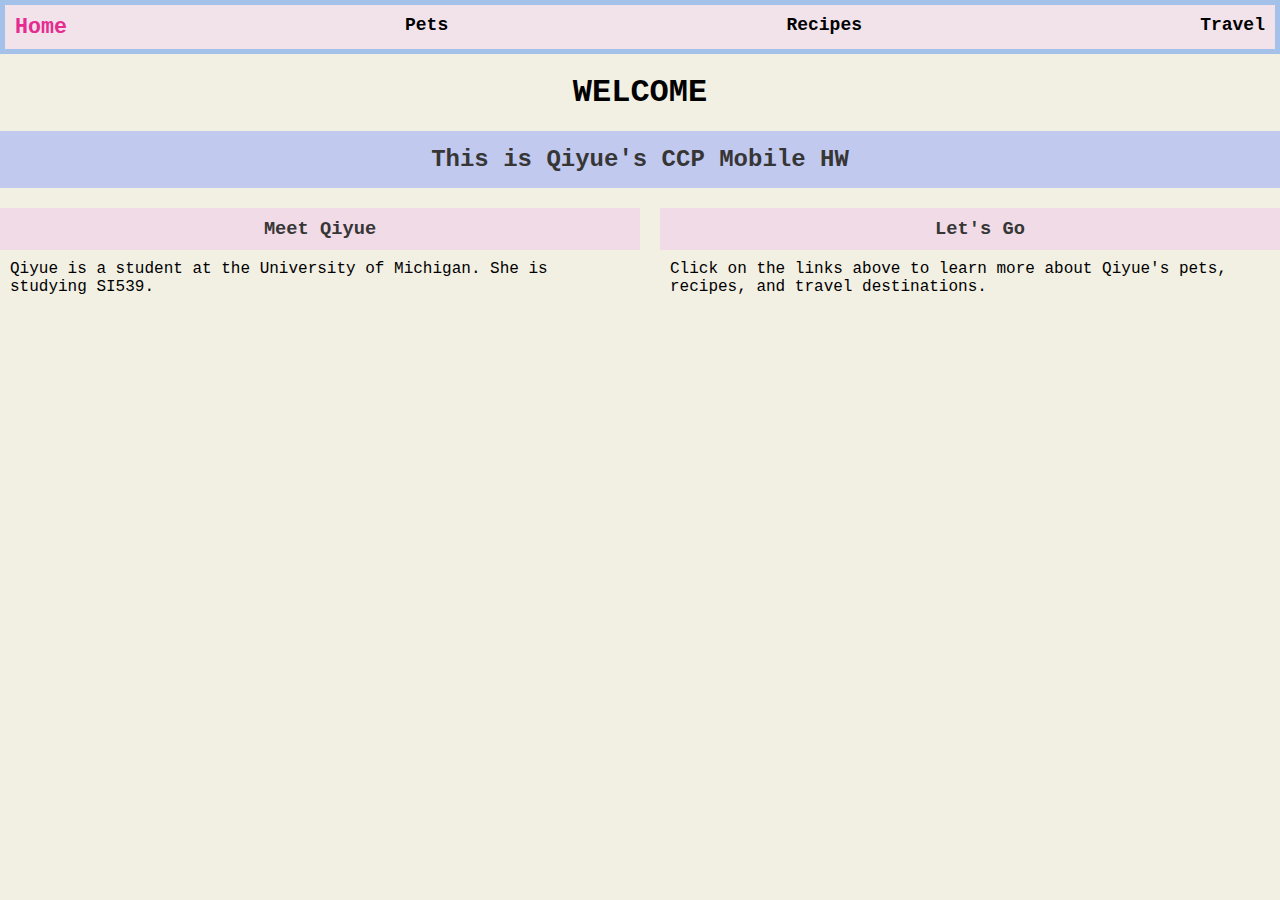
<file: index.html>
<!DOCTYPE html>
<html lang="en">
<head>
    <meta charset="UTF-8">
    <meta name="viewport" content="width=device-width, initial-scale=1.0">
    <title>Home</title>
    <link rel="stylesheet" href="css/reset.css">
    <link rel="stylesheet" href="css/styles.css">
</head>

<body>
    <a href = "#main" id="skip-link">Skip to Main Content</a>
    <header>
        <nav>
            <ul>
                <li class="current"><a href = "index.html">Home</a></li>
                <li><a href = "pets.html">Pets</a></li>
                <li><a href = "recipes.html">Recipes</a></li>
                <li><a href = "travel.html">Travel</a></li>
            </ul>
        </nav>
        <h1>WELCOME</h1>
    </header>
    <main id="main">
        <h2>This is Qiyue's CCP Mobile HW</h2>
        <div class="welcome">
        <div>
            <h3>Meet Qiyue</h3>
            <p>Qiyue is a student at the University of Michigan. She is studying SI539.</p>
        </div>
    <div>
    <h3>Let's Go</h3>
    <p>Click on the links above to learn more about Qiyue's pets, recipes, and travel destinations.</p>
    </div>        
    </div>
    </main>
</body>
</html>
</file>
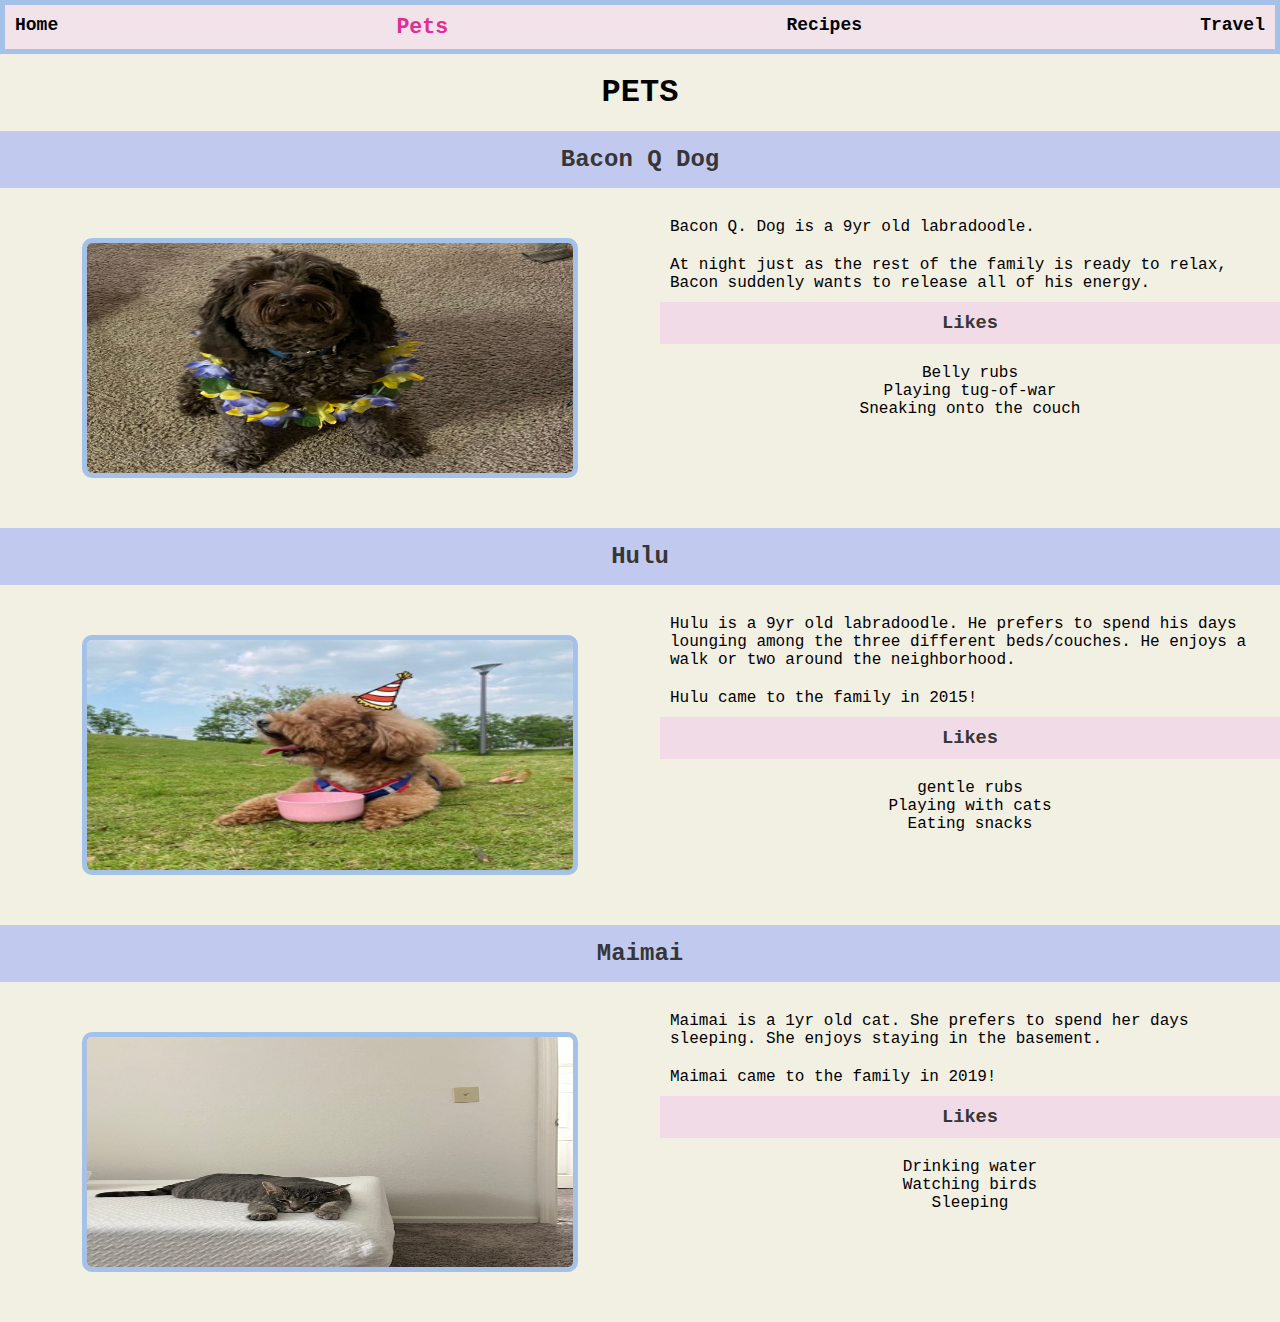
<file: pets.html>
<!DOCTYPE html>
<html lang="en">
  <head>
    <meta charset="UTF-8">
    <meta name="viewport" content="width=device-width, initial-scale=1.0">
    <title>Pets</title>
    <link rel="stylesheet" href="css/reset.css">
    <link rel="stylesheet" href="css/styles.css">
  </head>
  <body>
    <a href="#main" id="skip-link">Skip to Main Content</a>
    <nav>
      <ul>
        <li><a href="index.html">Home</a></li>
        <li class="current"><a href="pets.html">Pets</a></li>
        <li><a href="recipes.html">Recipes</a></li>
        <li><a href="travel.html">Travel</a></li>
      </ul>
    </nav>
    <main id="main">
      <h1>PETS</h1>
      <h2>Bacon Q Dog</h2>
      <div class="content">
          <div class="img-container">
          <img
            src="images/bacon.jpg"
            alt="Brown labradoodle wearing colorful lei"
        >
        </div>
        <div>
          <p>
            Bacon Q. Dog is a 9yr old labradoodle. 
          </p>
          <p>
            At night just as the rest of the family is ready to relax, Bacon
            suddenly wants to release all of his energy.
          </p>
    
          <h3>Likes</h3>
          <ul class="list">
            <li>Belly rubs</li>
            <li>Playing tug-of-war</li>
            <li>Sneaking onto the couch</li>
          </ul>
        </div>
    </div>

          <h2>Hulu</h2>
          <div class="content">
            <div class="img-container">
          <img
            src="images/hulu.jpg"
            alt="Brown dog with brown eyes">
          </div>
          <div>
          <p>
            Hulu is a 9yr old labradoodle. He prefers to spend his days lounging
            among the three different beds/couches. He enjoys a walk or two
            around the neighborhood.
          </p>
          <p>Hulu came to the family in 2015!</p>
          <h3>Likes</h3>
          <ul class="list">
            <li>gentle rubs</li>
            <li>Playing with cats</li>
            <li>Eating snacks</li>
          </ul>
        </div>
    </div>

          <h2>Maimai</h2>
          <div class="content">
            <div class="img-container">
          <img
            src="images/maimai.jpg"
            alt="Grey cat with blue eyes"
          >
          </div>
          <div>
          <p>
            Maimai is a 1yr old cat. She prefers to spend her days sleeping. She
            enjoys staying in the basement.
          </p>
          <p>Maimai came to the family in 2019!</p>
          <h3>Likes</h3>
          <ul class="list">
            <li>Drinking water</li>
            <li>Watching birds</li>
            <li>Sleeping</li>
          </ul>
        </div>
    </div>
    </main>
  </body>
</html>
</file>
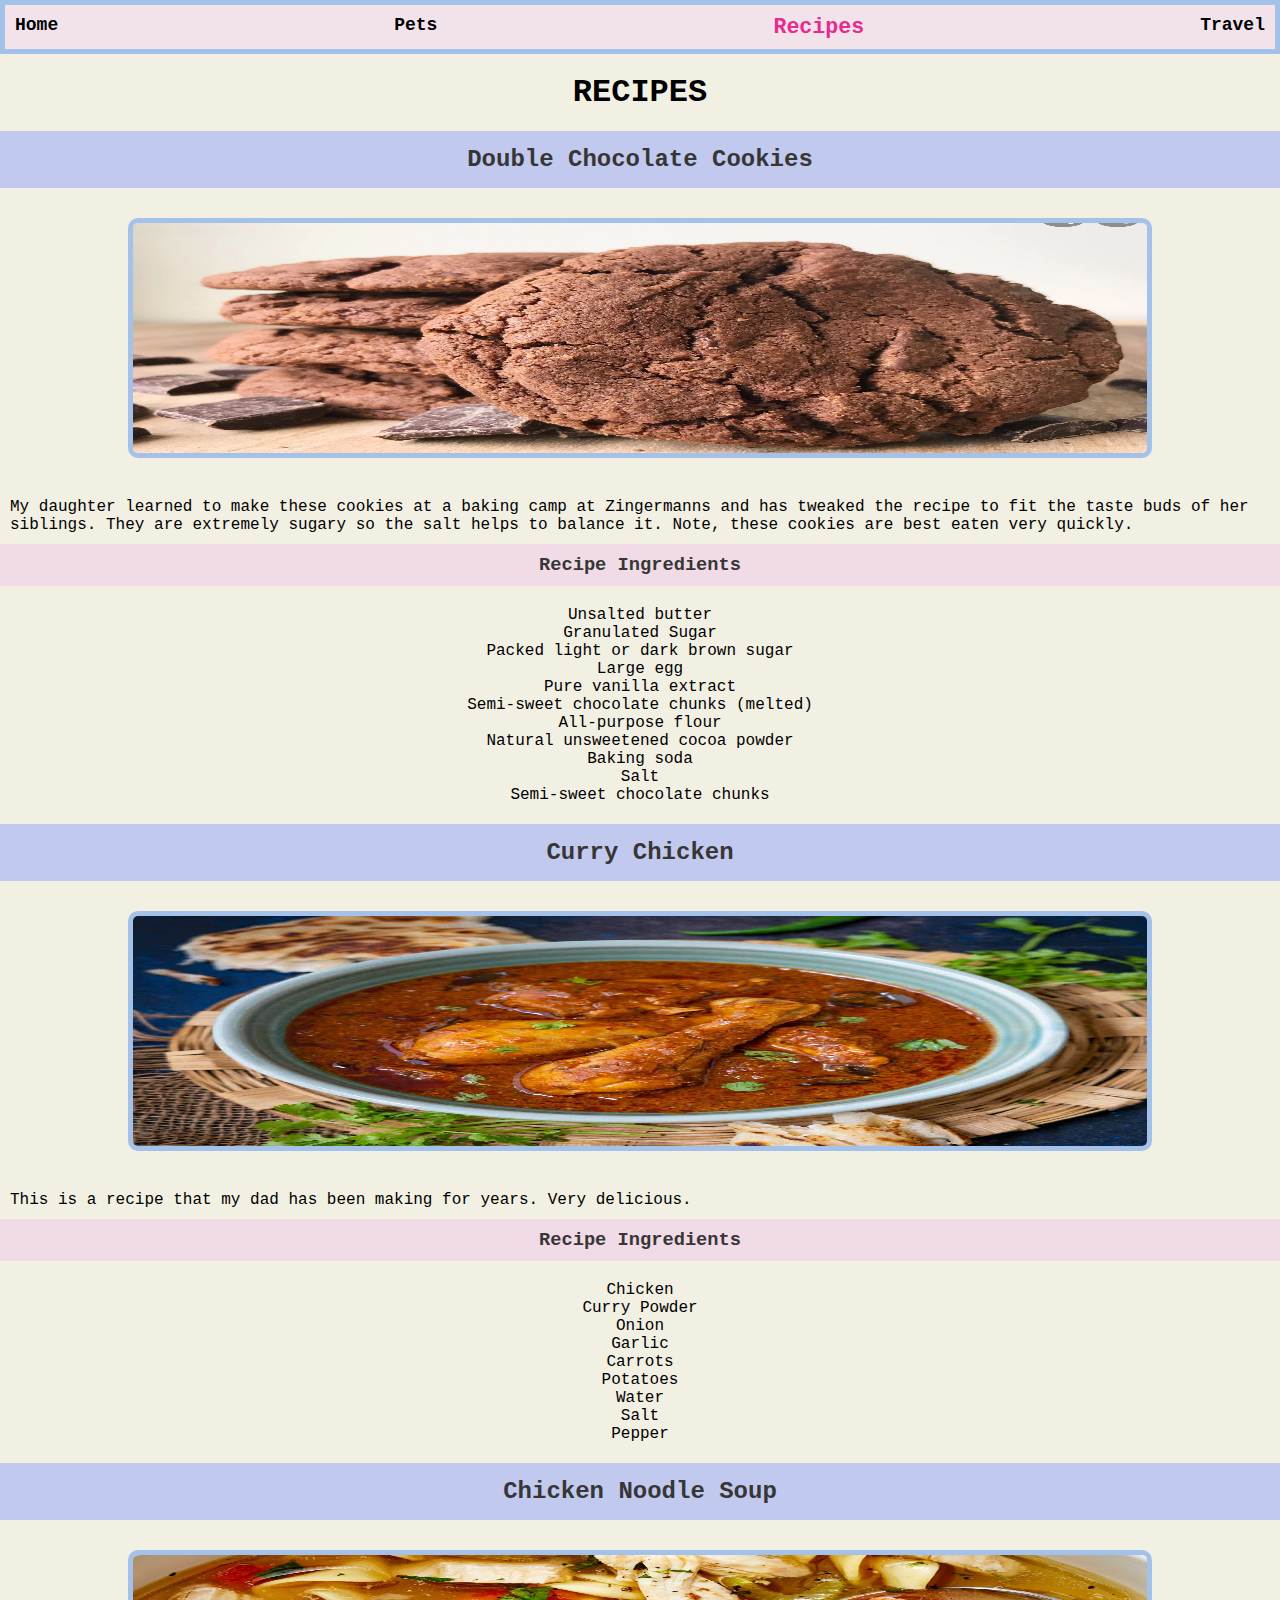
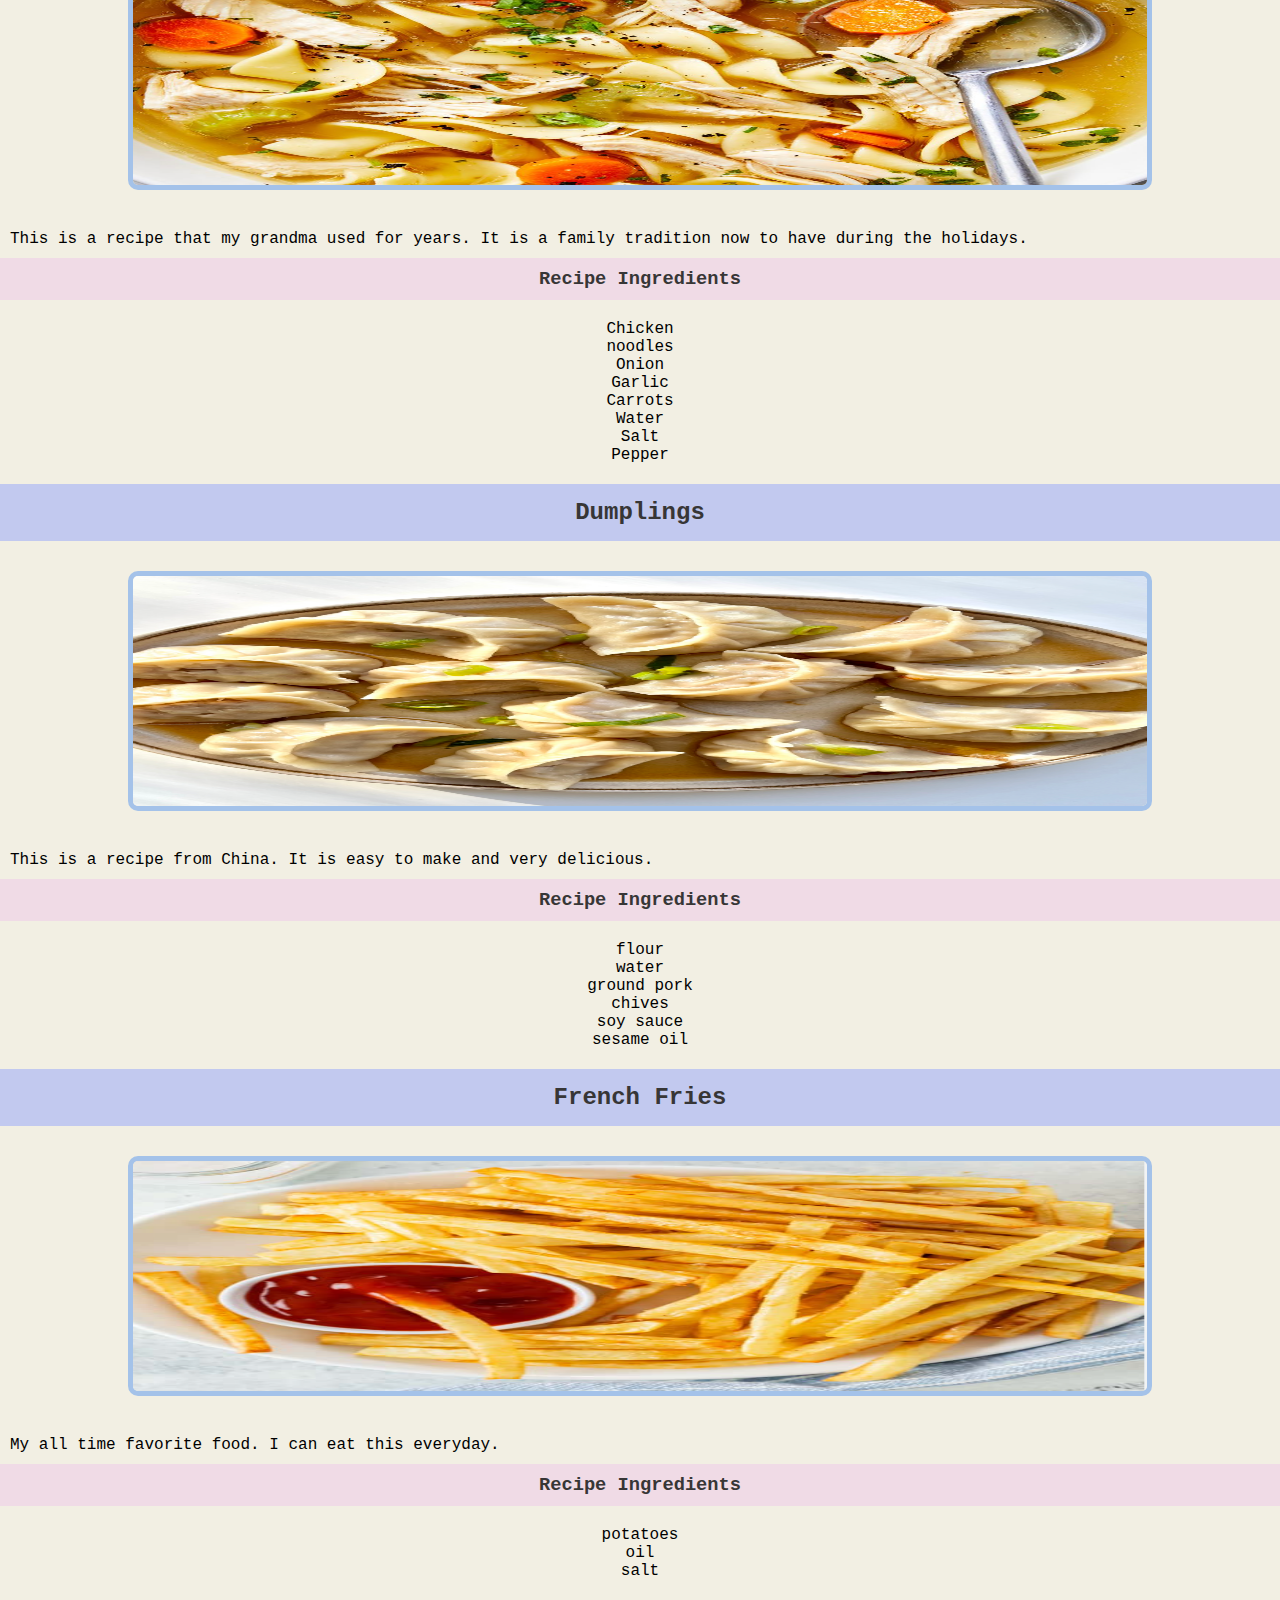
<file: recipes.html>
<!DOCTYPE html>
<html lang="en">
  <head>
    <meta charset="UTF-8">
    <meta name="viewport" content="width=device-width, initial-scale=1.0">
    <title>Recipes</title>
    <link rel="stylesheet" href="css/reset.css">
    <link rel="stylesheet" href="css/styles.css">
  </head>
  <body>
    <a href="#main" id="skip-link">Skip to Main Content</a>
    <nav>
      <ul>
        <li><a href="index.html">Home</a></li>
        <li><a href="pets.html">Pets</a></li>
        <li class="current"><a href="recipes.html">Recipes</a></li>
        <li><a href="travel.html">Travel</a></li>
      </ul>
    </nav>
    <main id="main">
      <h1>RECIPES</h1>

  
        <div>
          <h2>Double Chocolate Cookies</h2>
<div class="img-container">
          <img
            src="images/double_chocolate_cookies.png"
            alt="Double chocolate cookies on a plate"
          >
</div>
          <p>
            My daughter learned to make these cookies at a baking camp at
            Zingermanns and has tweaked the recipe to fit the taste buds of her
            siblings. They are extremely sugary so the salt helps to balance it.
            Note, these cookies are best eaten very quickly.
          </p>
          <h3>Recipe Ingredients</h3>
          <ul class="list">
            <li>Unsalted butter</li>
            <li>Granulated Sugar</li>
            <li>Packed light or dark brown sugar</li>
            <li>Large egg</li>
            <li>Pure vanilla extract</li>
            <li>Semi-sweet chocolate chunks (melted)</li>
            <li>All-purpose flour</li>
            <li>Natural unsweetened cocoa powder</li>
            <li>Baking soda</li>
            <li>Salt</li>
            <li>Semi-sweet chocolate chunks</li>
          </ul>
        </div>

        <div>
          <h2>Curry Chicken</h2>
          <div class="img-container">
          <img src="images/chicken_curry.jpeg" alt="Curry chicken on a plate">
          </div>
          <p>
            This is a recipe that my dad has been making for years. Very
            delicious.
          </p>
          <h3>Recipe Ingredients</h3>
          <ul class="list">
            <li>Chicken</li>
            <li>Curry Powder</li>
            <li>Onion</li>
            <li>Garlic</li>
            <li>Carrots</li>
            <li>Potatoes</li>
            <li>Water</li>
            <li>Salt</li>
            <li>Pepper</li>
          </ul>
        </div>

        <div>
          <h2>Chicken Noodle Soup</h2>
          <div class="img-container">
          <img
            src="images/chic_noodle_soup.png"
            alt="Chicken noodle soup in a bowl">
          </div>
          <p>
            This is a recipe that my grandma used for years. It is a family
            tradition now to have during the holidays.
          </p>
          <h3>Recipe Ingredients</h3>
          <ul class="list">
            <li>Chicken</li>
            <li>noodles</li>
            <li>Onion</li>
            <li>Garlic</li>
            <li>Carrots</li>
            <li>Water</li>
            <li>Salt</li>
            <li>Pepper</li>
          </ul>
        </div>

        <div>
          <h2>Dumplings</h2>
          <div class="img-container">
          <img src="images/dumplings.png" alt="Dumplings on a plate">
          </div>
          <p>
            This is a recipe from China. It is easy to make and very delicious.
          </p>
          <h3>Recipe Ingredients</h3>
          <ul class="list">
            <li>flour</li>
            <li>water</li>
            <li>ground pork</li>
            <li>chives</li>
            <li>soy sauce</li>
            <li>sesame oil</li>
          </ul>
        </div>

        <div>
          <h2>French Fries</h2>
          <div class="img-container">
          <img src="images/French_fries.png" alt="French fries in a bowl">
          </div>
          <p>My all time favorite food. I can eat this everyday.</p>
          <h3>Recipe Ingredients</h3>
          <ul class="list">
            <li>potatoes</li>
            <li>oil</li>
            <li>salt</li>
          </ul>
      </div>
    </main>
  </body>
</html>
</file>
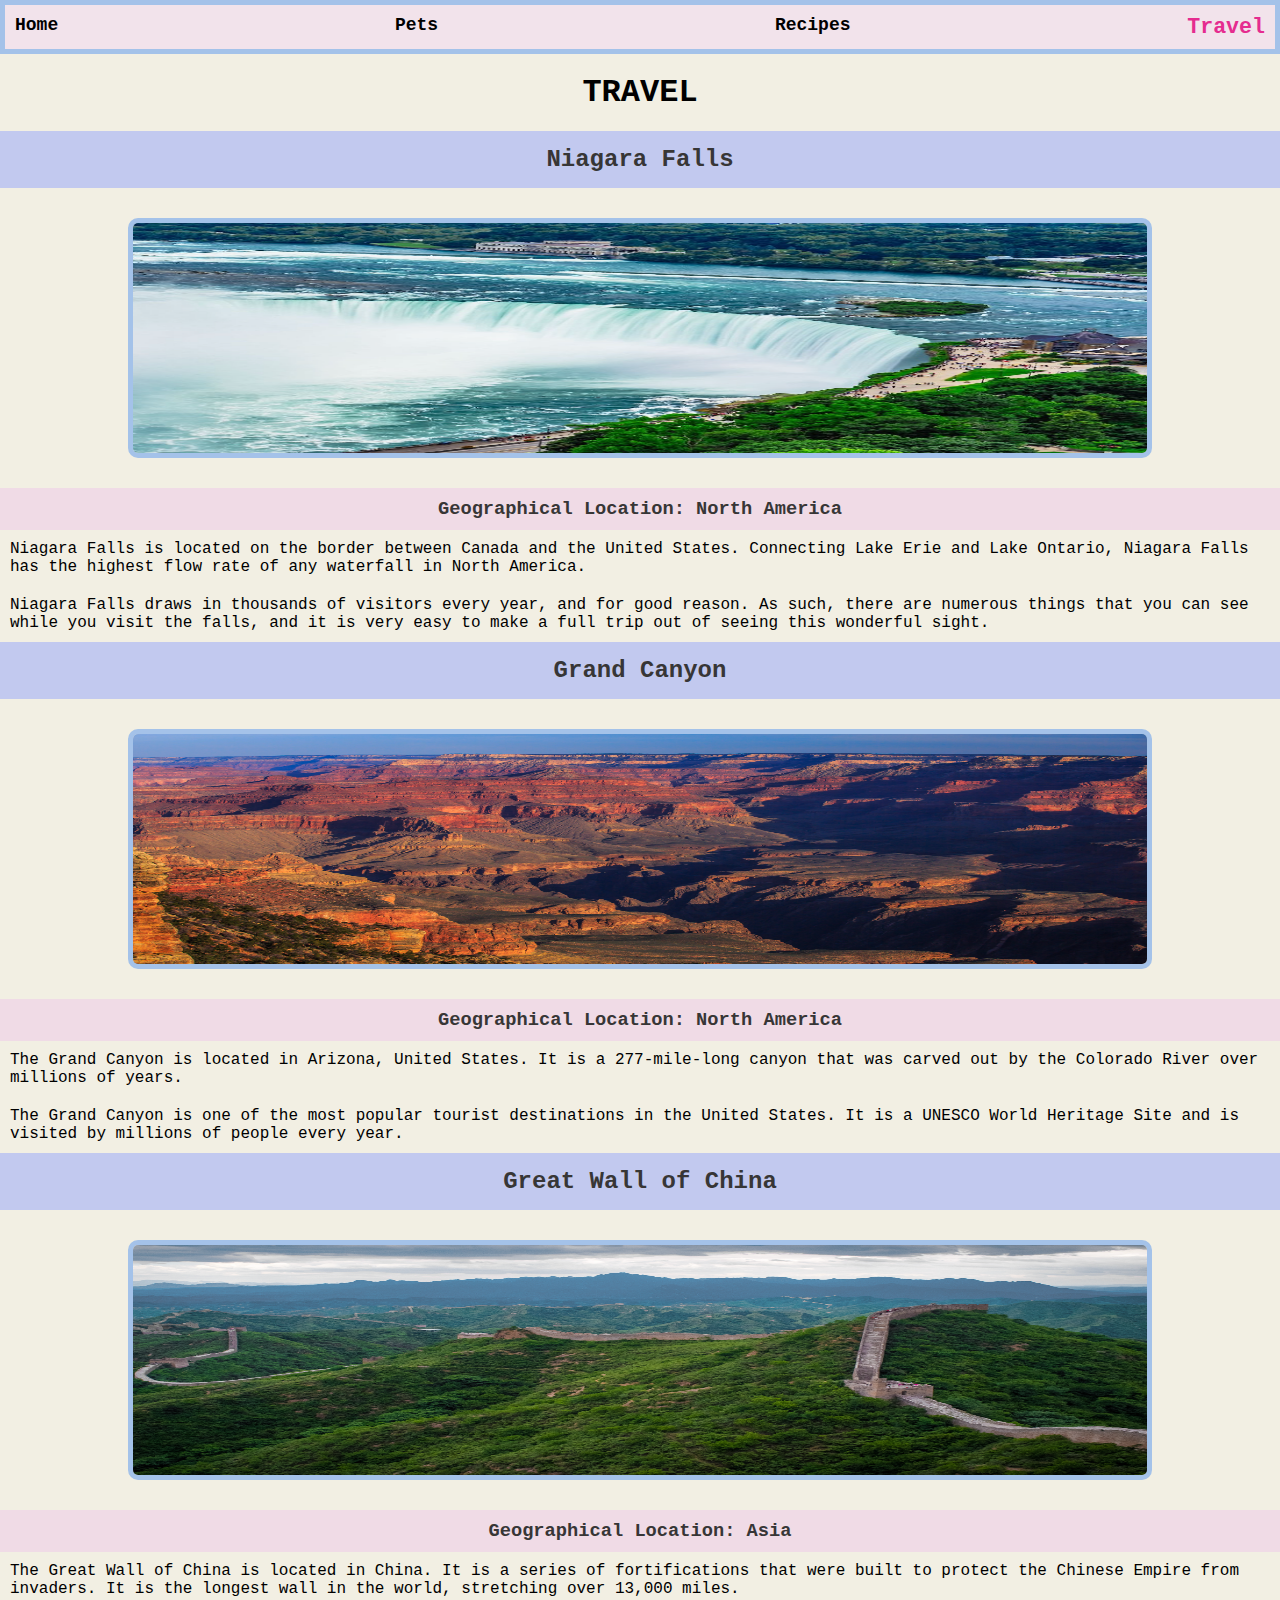
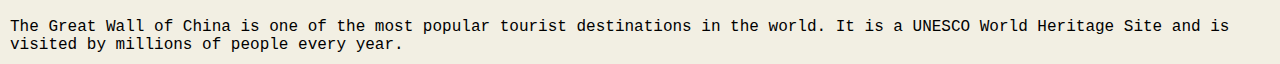
<file: travel.html>
<!DOCTYPE html>
<html lang="en">
  <head>
    <meta charset="UTF-8">
    <meta name="viewport" content="width=device-width, initial-scale=1.0">
    <title>Travel</title>
    <link rel="stylesheet" href="css/reset.css">
    <link rel="stylesheet" href="css/styles.css">
  </head>
  <body>
    <a href="#main" id="skip-link">Skip to Main Content</a>
    <nav>
      <ul>
        <li><a href="index.html">Home</a></li>
        <li><a href="pets.html">Pets</a></li>
        <li><a href="recipes.html">Recipes</a></li>
        <li class="current"><a href="travel.html">Travel</a></li>
      </ul>
    </nav>
    <main id="main">
      <h1>TRAVEL</h1>
        <div>
          <h2>Niagara Falls</h2>
          <div class="img-container">
          <img src="images/niagara_fall.png"  alt="Niagara Falls">
          </div>
          <h3>Geographical Location: North America</h3>
          <p>
            Niagara Falls is located on the border between Canada and the United
            States. Connecting Lake Erie and Lake Ontario, Niagara Falls has the
            highest flow rate of any waterfall in North America.
          </p>
          <p>
            Niagara Falls draws in thousands of visitors every year, and for
            good reason. As such, there are numerous things that you can see
            while you visit the falls, and it is very easy to make a full trip
            out of seeing this wonderful sight.
          </p>
        </div>

        <div>
          <h2>Grand Canyon</h2>
          <div class="img-container">
          <img src="images/grand_can.png" alt="Grand Canyon">
          </div>
          <h3>Geographical Location: North America</h3>
          <p>
            The Grand Canyon is located in Arizona, United States. It is a
            277-mile-long canyon that was carved out by the Colorado River over
            millions of years.
          </p>
          <p>
            The Grand Canyon is one of the most popular tourist destinations in
            the United States. It is a UNESCO World Heritage Site and is visited
            by millions of people every year.
          </p>
        </div>

        <div>
          <h2>Great Wall of China</h2>
          <div class="img-container">
          <img
            src="images/great_wall.png"
            alt="Great Wall of China">
          </div>
          <h3>Geographical Location: Asia</h3>
          <p>
            The Great Wall of China is located in China. It is a series of
            fortifications that were built to protect the Chinese Empire from
            invaders. It is the longest wall in the world, stretching over
            13,000 miles.
          </p>
          <p>
            The Great Wall of China is one of the most popular tourist
            destinations in the world. It is a UNESCO World Heritage Site and is
            visited by millions of people every year.
          </p>
        </div>
    </main>
  </body>
</html>
</file>
<file: css/styles.css>
body{
    background-color: #f2efe3;
    font-family: Arial, sans-serif;
    margin: 0;
    padding: 0;
}
nav{
    background-color: #f2e3eb;
    padding-left:10px;
    padding-right:10px;
    border: solid 5px #a4c2e9;
    font-family: 'Courier New', Courier, monospace;
    font-size: large;
    font-weight: bold;
}
nav ul{
    list-style: none;
    display: flex;
    justify-content: space-between;
    margin: 0;
    padding: 0;
}
nav ul li{
    display: inline-block;

    border-radius: 10px;
    padding: 10px 10px;
}
nav ul li.current a{
    font-weight: bolder;
    font-size: larger;
    color:#e52c8f;
}

nav,h1,h2{
    padding: 0;
    margin: 0;
}
h1{
    
    padding: 20px;
    font-family: 'Courier New', Courier, monospace;
    text-align: center;
    color: black;
}

h2{
    text-align: center;
    font-family: 'Courier New', Courier, monospace;
    background-color: #c2c9ef;
    color: rgb(55, 54, 54);
    padding: 15px;

}
h3{
    text-align: center;
    font-family: 'Courier New', Courier, monospace;
    background-color:#f0dbe6;
    color: rgb(55, 54, 54);
    padding: 10px;
}
p{
    text-align: left;
    color: black;
    font-family: Courier, monospace;
    padding:10px;
}
ul li{
    font-family:Courier, monospace;
    color: black;
}

.content{
    display: grid;
    grid-template-columns: 50% 50%;
    grid-gap: 20px;
    margin: 10px;
    padding: 10px;
}
.welcome{
    display: grid;
    grid-template-columns: 50% 50%;
    grid-gap: 20px;
    padding-top: 20px;
}


.list{
    display:block;
    margin: 10px;
    padding: 10px;
    text-align: center;
}
.img-container{
    display: flex;
    justify-content: center;
    align-items: center;
    width: 100%;
    height: 300px;
    position: relative;
    overflow: hidden;
}

img{
    width: 80%;
    height: 80%;
    border: solid 5px #a4c2e9;
    border-radius: 10px;
}

#skip-link {
    position: fixed;
    top: -40px;
    left: 10px;
    background-color: #fff;
    z-index: 9999;
    padding: 10px;
    border: 1px solid #000;
    transition: top 0.3s;
}

#skip-link:focus {
    top: 10px;
}
</file>
